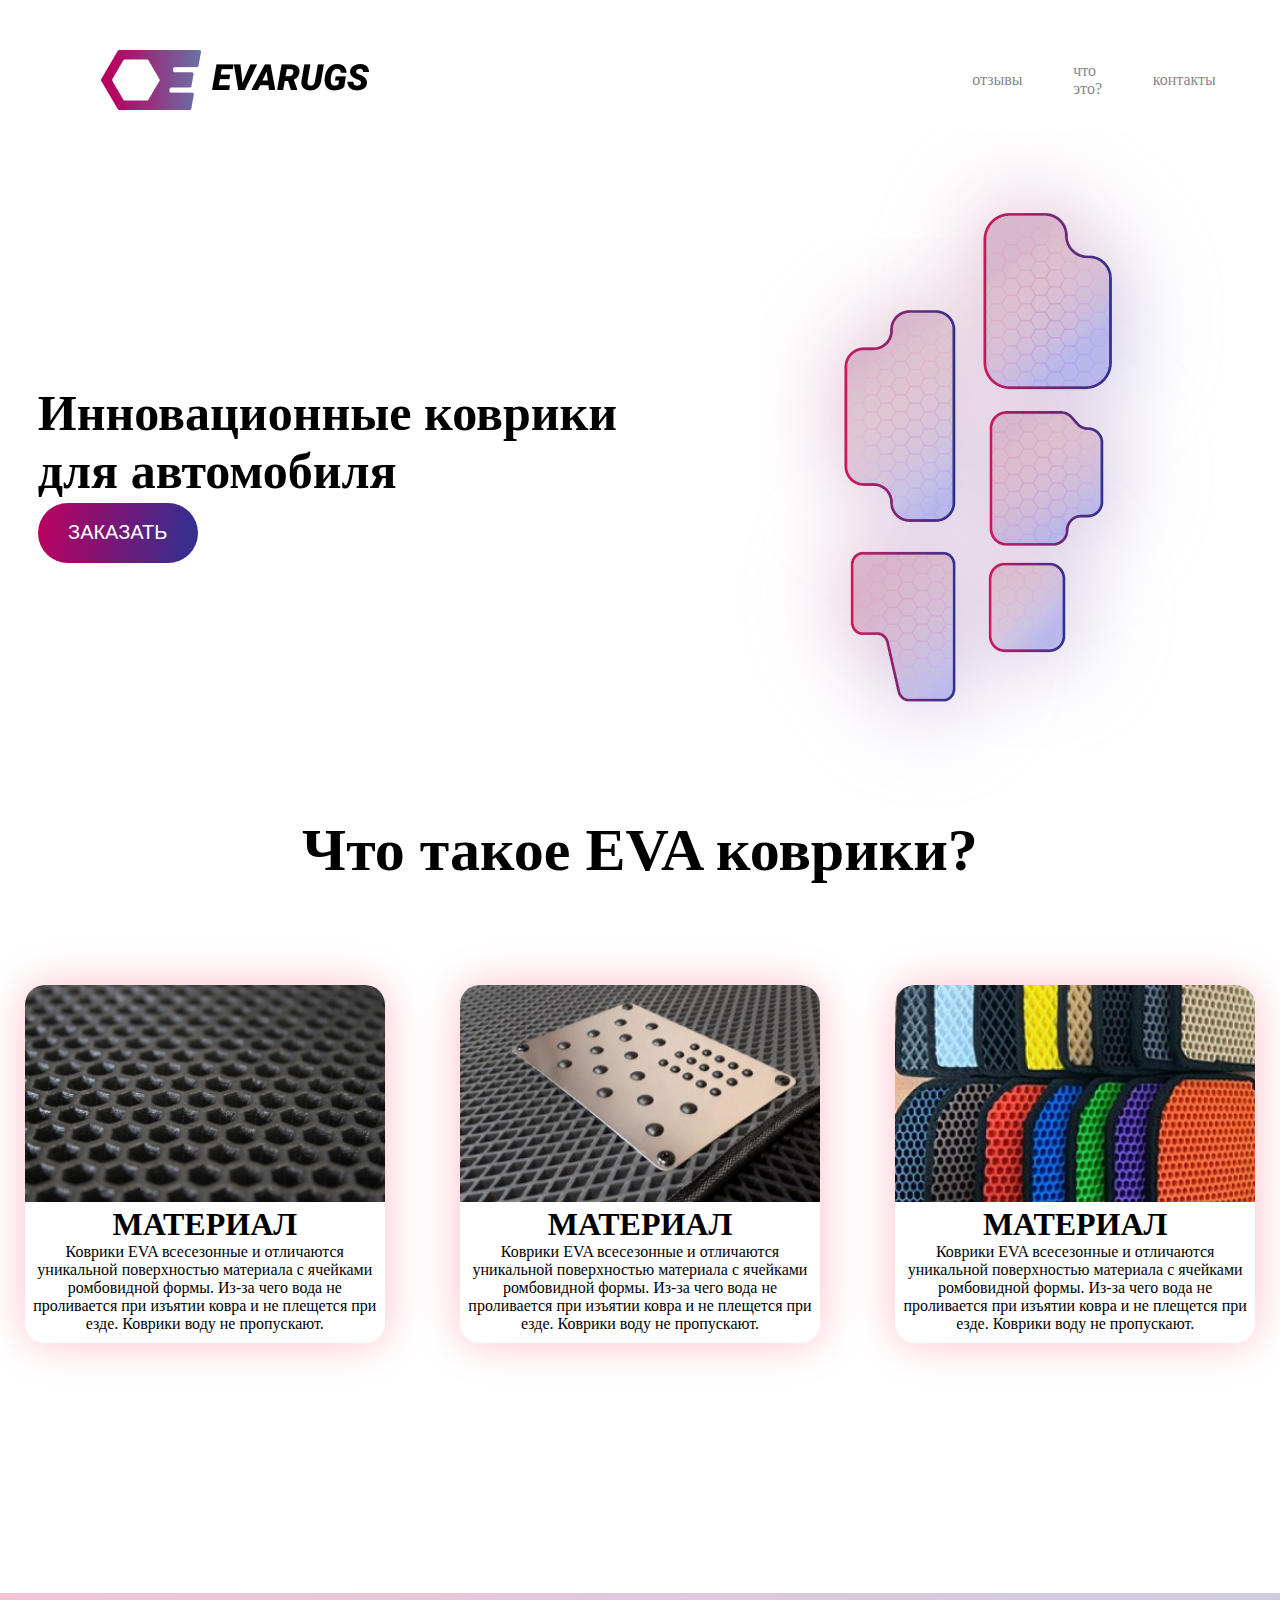
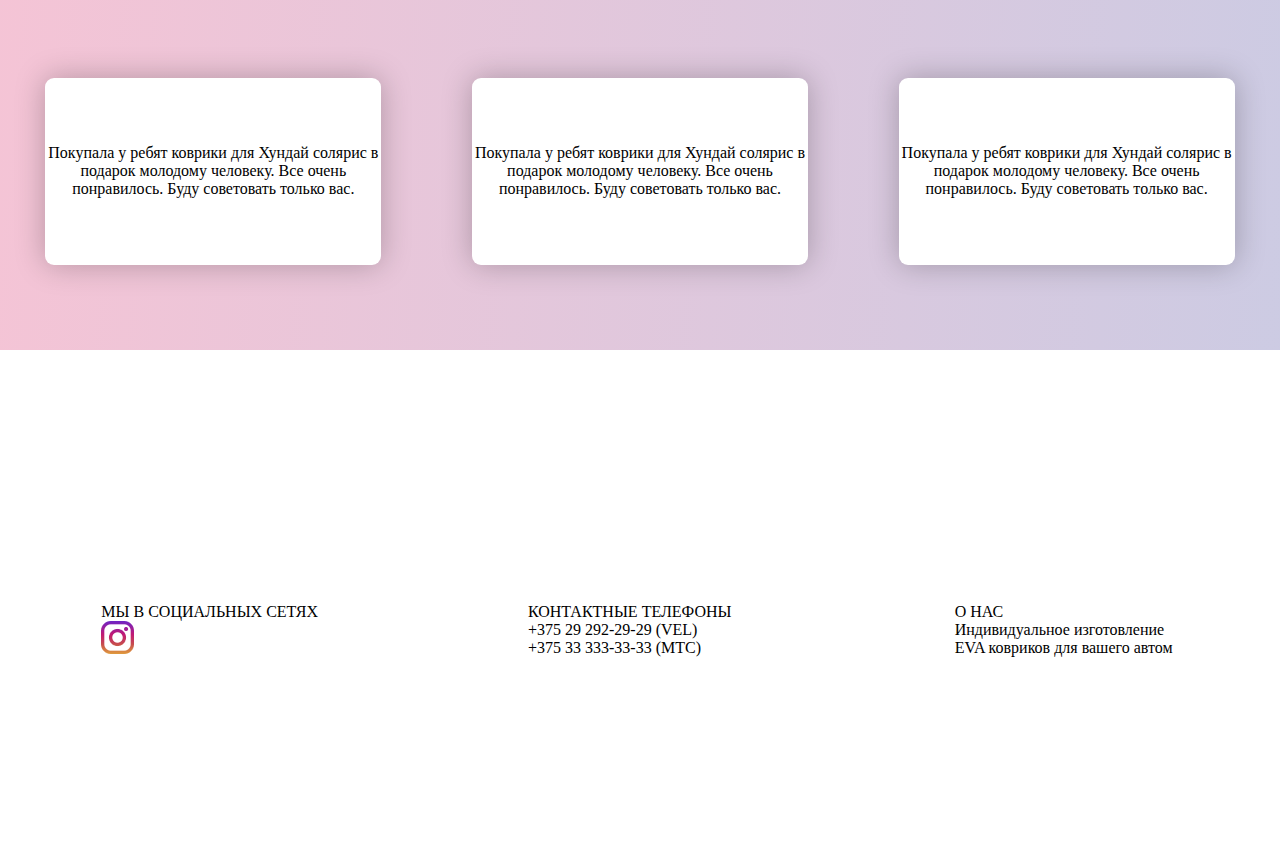
<file: index.html>
<!DOCTYPE html>
<html lang="en">
<head>
    <meta charset="UTF-8">
    <meta name="viewport" content="width=device-width, initial-scale=1.0">
    <title>Document</title>
    <link rel="stylesheet" href="style.css">
</head>
<body>

    <header>
        <img src="./Group 2.png" alt="">
        <div>
            <a href="">отзывы</a>
            <a href="">что это?</a>
            <a href="">контакты</a>
        </div>
    </header>

    <div class="headerbtm">
        <div>
            <h1>
                Инновационные коврики 
для автомобиля
            </h1>
            <a href="./index2.html"><button>
                ЗАКАЗАТЬ
            </button></a>
        </div>
        <img src="./коврф 1.png" alt="">
    </div>

    <h1 class="h-1">
        Что такое <span>EVA</span> коврики?
    </h1>


    <main>
        <div class="card">
            <img src="./image00004 1.jpg" alt="">
            <div>
                <h1>
                    МАТЕРИАЛ
                </h1>
                <p>
                    Коврики EVA всесезонные и отличаются уникальной поверхностью материала с ячейками ромбовидной формы. Из-за чего вода не проливается при изъятии ковра и не плещется при езде. Коврики воду не пропускают.
                </p>
            </div>
        </div>

        <div class="card">
            <img src="./file 1.jpg" alt="">
            <div>
                <h1>
                    МАТЕРИАЛ
                </h1>
                <p>
                    Коврики EVA всесезонные и отличаются уникальной поверхностью материала с ячейками ромбовидной формы. Из-за чего вода не проливается при изъятии ковра и не плещется при езде. Коврики воду не пропускают.
                </p>
            </div>
        </div>

        <div class="card">
            <img src="./kov1-1-300x225 1.jpg" alt="">
            <div>
                <h1>
                    МАТЕРИАЛ
                </h1>
                <p>
                    Коврики EVA всесезонные и отличаются уникальной поверхностью материала с ячейками ромбовидной формы. Из-за чего вода не проливается при изъятии ковра и не плещется при езде. Коврики воду не пропускают.
                </p>
            </div>
        </div>
    </main>


    <div class="mainbtm">
        <div class="box">
            Покупала у ребят коврики для Хундай солярис в подарок молодому человеку. Все очень понравилось. Буду советовать только вас.
        </div>

        <div class="box">
            Покупала у ребят коврики для Хундай солярис в подарок молодому человеку. Все очень понравилось. Буду советовать только вас.
        </div>

        <div class="box">
            Покупала у ребят коврики для Хундай солярис в подарок молодому человеку. Все очень понравилось. Буду советовать только вас.
        </div>
    </div>



    <footer>
        <div>
           <p>
             МЫ В СОЦИАЛЬНЫХ СЕТЯХ
           </p>
            <img src="./512px-Instagram_new 1.png" alt="">
        </div>
        <div>
            <p>КОНТАКТНЫЕ ТЕЛЕФОНЫ</p>
            <p>+375 29 292-29-29 (VEL)</p>
            <p>+375 33 333-33-33 (МТС)</p>
        </div>
        <div>
            <p>О НАС</p>
            <p>Индивидуальное изготовление EVA ковриков для вашего автом</p>
        </div>
    </footer>

    
</body>
</html>
</file>
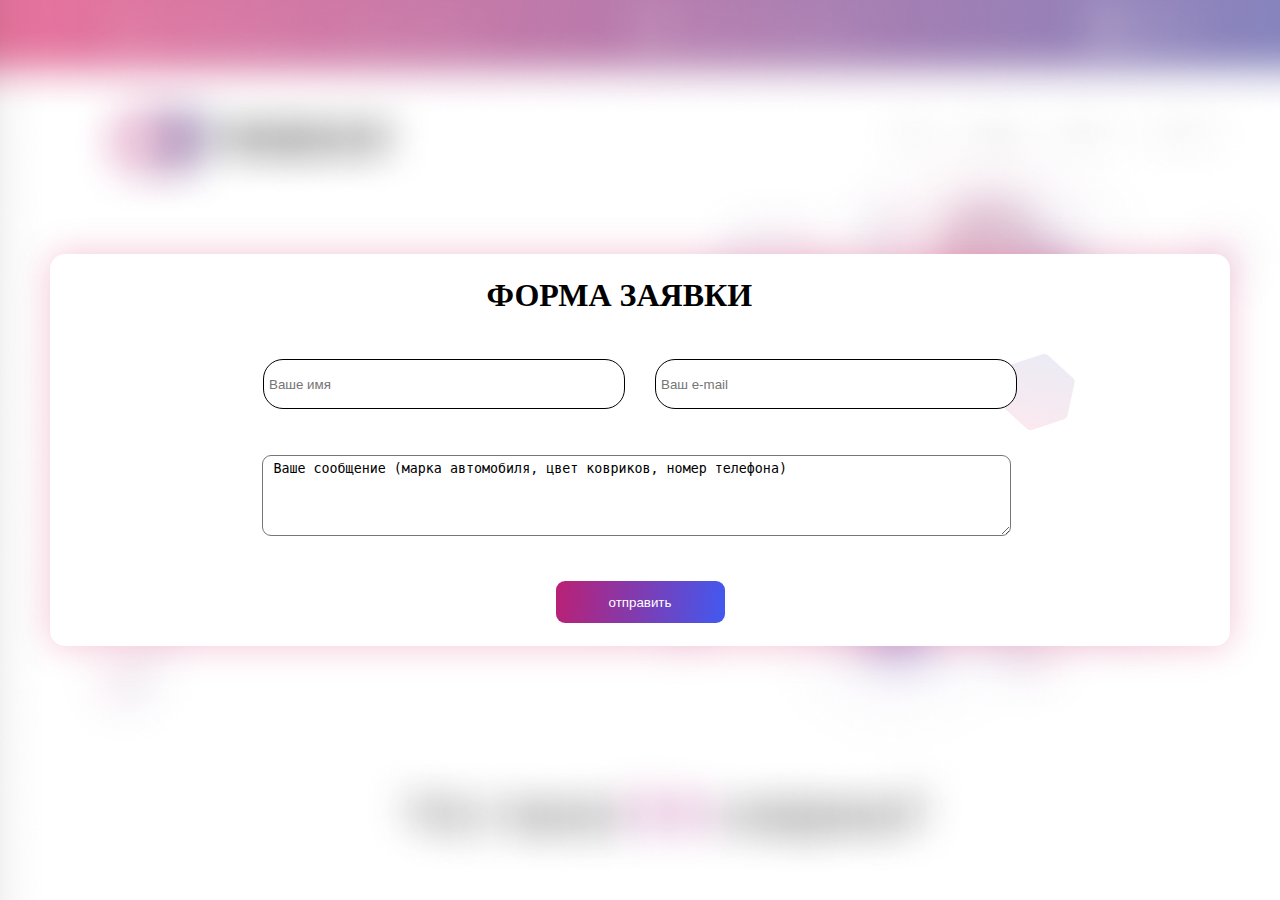
<file: index2.html>
<!DOCTYPE html>
<html lang="en">
<head>
    <meta charset="UTF-8">
    <meta name="viewport" content="width=device-width, initial-scale=1.0">
    <title>Document</title>
    <link rel="stylesheet" href="style.css">
</head>
<body>

    <div class="box-2">
        <form action="" id="form-1">
        <h1>
            ФОРМА ЗАЯВКИ
        </h1>
        <div>
            <input type="text" placeholder="Ваше имя">
            <input type="text" placeholder="Ваш e-mail">
        </div>
        <div class="textarea">
            <textarea name="" id="">Ваше сообщение (марка автомобиля, цвет ковриков, номер телефона)</textarea>
        </div>
       <a href="./index.html"> <button>
            отправить
        </button></a>
    </form>
    </div>
    
</body>
</html>
</file>
<file: style.css>
*{
    margin: 0;
    padding: 0;
    box-sizing: border-box;
}



header{
    display: flex;
    align-items: center;
    justify-content: center;
    gap: 50%;
    margin-top: 30px;
    position: sticky;
    top: 0;
    left: 0;
    z-index: 1000;
    background-color: white;
    height: 100px;
}


a{
    text-decoration: none;
    color: #888;
}


header div{
    display: flex;
    align-items: center;
    justify-content: center;
    gap: 30%;
}


.headerbtm{
    display: flex;
    align-items: center;
    justify-content: space-around;
}

.headerbtm button{
    background: linear-gradient(95.2deg, #B90160 2.23%, #2E3192 99.51%);
    color: white;
    border: none;
    width: 160px;
    height: 60px;
    border-radius: 30px;
    font-size: 20px;
}


.headerbtm h1{
    width: 596px;
    height: 119px;
    font-size: 50px;
}


.h-1{
    font-size: 60px;
    text-align: center;
}


.card {
    width: 360px;
    text-align: center;
    background-color: white;
    box-shadow: 0 0 45px pink;
    border-radius: 20px;
    padding-bottom: 10px;
}


.card img{
    width: 100%;
    border-radius: 20px;
    border-bottom-right-radius: 0;
    border-bottom-left-radius: 0;
}


main{
    display: flex;
    align-items: center;
    justify-content: space-around;
    margin-top: 100px;
    margin-bottom: 250px;
    gap: 2%;
}


.mainbtm{
    width: 100%;
    background: linear-gradient(94.31deg, rgba(212, 20, 90, 0.25) 0.96%, rgba(46, 49, 146, 0.25) 104.83%);
    height: 357px;
    display: flex;
    align-items: center;
    justify-content: space-around;
    flex-wrap: wrap;
}



.mainbtm .box{
    width: 336px;
    height: 187px;
    border-radius: 9px;
    box-shadow: 0px 0px 30px 0px #00000040;
    background-color: white;
    display: flex;
    align-items: center;
    justify-content: center;
    text-align: center;
}



footer{
    display: flex;
    align-items: center;
    justify-content: space-around;
    height: 500px;
}



footer div{
    width: 224px;
    height: 83px;
    margin-top: 90px;
}







@media (max-width:768px) {
    main{
        flex-direction: column;
        gap: 30px;
    }


    main .card{
        width: 90%;
        height: 600px;
    }


    main .card div{
        padding-top: 40px;
    }

    .headerbtm h1,button,img{
        width: 368px;
    }


    header a{
        display: none;
    }


    .headerbtm button{
        margin-top: 70px;
    }


    .headerbtm{
        margin-left: 20px;
    }

    header{
        padding-left: 30px;
    }


    .mainbtm{
        flex-direction: column;
        gap: 20px;
        height: 900px;
    }



    footer img{
        width: 33px;
        height: 33px;
    }


}



@media (max-width:420px) {
    .headerbtm img{
        display: none;
    }


    .headerbtm h1{
        width: 200px;
        font-size: 40px;
        margin-right: 120px;
    }

    .headerbtm button{
        margin-top: 90px;
    }

    header{
        padding-left: 100px;
        margin-bottom: 30px;
    }

    .h-1{
        font-size: 40px;
        margin-top: 30px;
        margin-top: 60px;
    }


    .mainbtm .box{
        width: 300px;
    }


    footer{
        flex-direction: column;
    }


    main{
        gap: 50px;
    }
}



.box-2{
    background-image: url(./Rectangle\ 18\ \(1\).png);
    height: 100vh;
    background-repeat: no-repeat;
    background-size: cover;
    display: flex;
    align-items: center;
    justify-content: center;
}




#form-1{
    background-color: white;
    width: 1180px;
    height: 392px;
    box-shadow: 0px 0px 35px 0px #D4145A40;
    border-radius: 15px;
    display: flex;
    align-items: center;
    justify-content: space-around;
    flex-wrap: wrap;
    background-image: url(./Vector.svg);
    background-repeat: no-repeat;
    background-position-x: 950px;
    background-position-y: 100px;
}



input{
    width: 362px;
    height: 50px;
    border-radius: 20px;
    border: 1px solid;
    padding-left: 5px;
}


textarea{
    width: 749px;
    height: 81px;
    border-radius: 9px;
    padding-left: 10px;
    padding-top: 5px;
}


.box-2 div{
    display: flex;
    align-items: center;
    gap: 30px;
}


.box-2 h1{
    width: 100%;
    margin-left: 37%;
}


.box-2 button{
    width: 169px;
    height: 42px;
    background: linear-gradient(96.12deg, #D4145A -21.03%, #3D5BF5 103.56%);
    border-radius: 9px;
    color: #fff;
    border: none;
}


.textarea{
    width: 100%;
    margin-left: 18%;
}



@media (max-width:768px) {
    #form-1{
          background-image: url(./Mask\ Group\ \(1\).png);
          background-size: cover;
          width: 80%;
          background-repeat: no-repeat;
    }


    input{
        width: 200px;
    }


    .box-2 h1{
        margin-left: 25%;
    }

    .textarea{
        width: 400px;
        margin-left: 2%;
    }
}


@media (max-width:420px) {
    input{
        width: 90%;
    }

    #form-1 div{
        display: flex;
        align-items: center;
        gap: 30px;
        flex-wrap: wrap;
        margin-left: 20px;
    }

    .textarea{
        width: 90%;
    }
}
</file>
